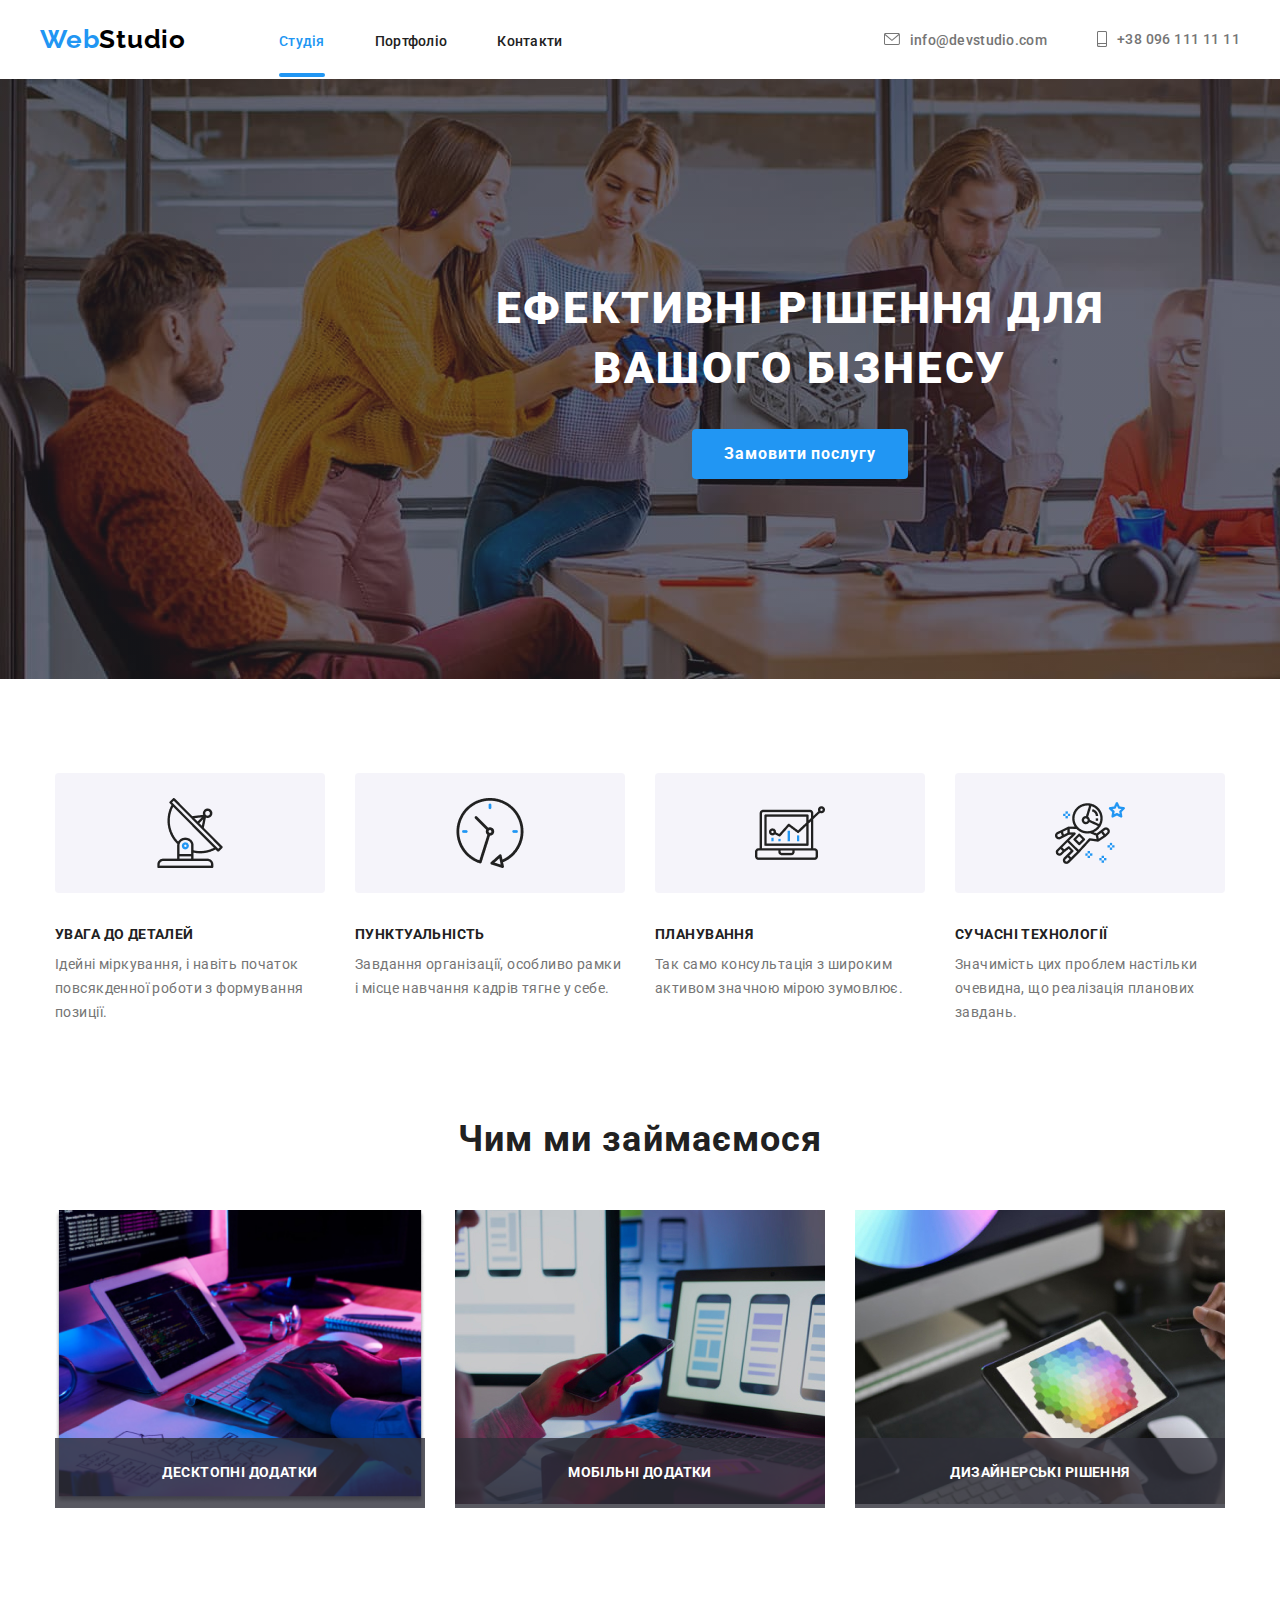
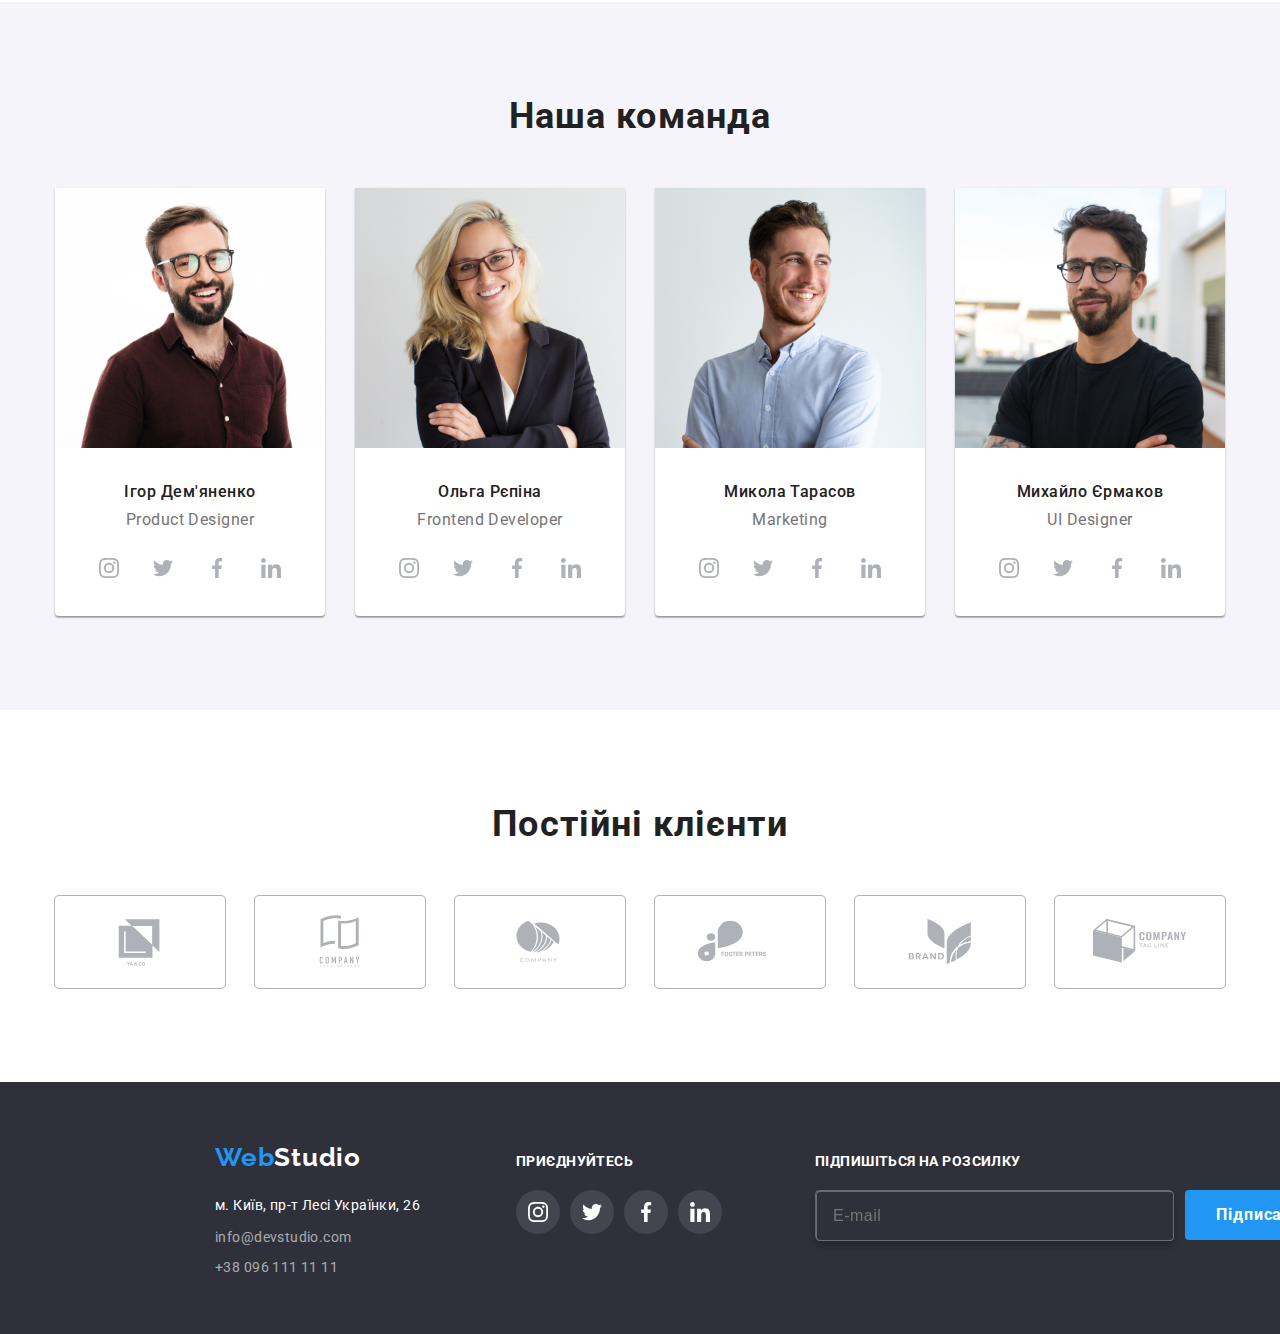
<file: index.html>
<!DOCTYPE html>
<html lang="uk">
<head>
    <meta charset="UTF-8">
    <meta http-equiv="X-UA-Compatible" content="IE=edge">
    <meta name="viewport" content="width=headre, initial-scale=1.0">
    <link rel="stylesheet" href="./css/styles.css">
    <title>Студія</title>
    <link rel="preconnect" href="https://fonts.googleapis.com">
<link rel="preconnect" href="https://fonts.gstatic.com" crossorigin>
<link href="https://fonts.googleapis.com/css2?family=Raleway:wght@700&family=Roboto:wght@400;500;700;900&display=swap" rel="stylesheet">

</head>
<body> 
                <!-------------- header ---------------->
    <header class="header-main"> 
        <div class="header-container">
                <a href="./index.html" class="logo-header">
                Web<span class="studio">Studio</span></a> 
            <nav class="frame-line">
                <ul class="site-nav">    <!-- ul список-->
                    <div class="hookup">
                        <li><a href="./index.html"
                            class="list-html hookup current">Студія</a></li>
                    </div>
                    <div class="hookup">
                        <li><a href="./портфоліо.html"
                            class="block hookup">Портфоліо</a></li>
                    </div> 
                    <div class="hookup">
                        <li><a href="#блок2"
                            class="block hookup">Контакти</a></li>
                    </div>
                </ul>
            </nav>

            <!-------------- header-contact ---------------->
            <div class="header-contact">
                <ul class="form">
                    <div class="hookup apple">
                        <svg class="number-icon" width="16" height="12">
                            <use href="./img/icon.svg#icon-envelope"></use>
                            </svg>
                            <li><a href="mailto:" class="email-label current">info@devstudio.com
                            </a></li>
                    </div>
                    <div class="hookup apple">
                        <svg class="number-icon" width="10" height="16">
                        <use href="./img/icon.svg#icon-smartphone"></use>
                        </svg>
                        <li><a href="tel:+380961111111" class="number">+38 096 111 11 11
                        </a></li>
                    </div>
                </ul>
            </div>
        </div>
    </header>

    <main>         
                     <!-------------- main ---------------->
        <section class="main-head"> 
            <div class="main-container">
                <h1 class="section-main">Ефективні рішення для <br>
                    вашого бізнесу</h1>
                <button class="button-main" type="button" data-modal-open>Замовити послугу</button>
            </div>
        </section>



        <!--onClick='location.href="./модальне вікно.html"'-->

                    <!------------- descrip ------------------->
        <section class="descrip-section"> 
            <div class="main-container entrance">
                <h2 class="visually-hidden">Галерея</h2> 
                <ul class="descrip-list">    
                    <li class="title-descrip icon-mobile">
                        <h3 class="title">УВАГА ДО ДЕТАЛЕЙ</h3>
                        <p class="text">Ідейні міркування, і навіть початок<br>
                        повсякденної роботи з формування<br>
                        позиції.</p> 
                    </li>
                    <li class="title-descrip icon-clock">
                        <h3 class="title">ПУНКТУАЛЬНІСТЬ</h3>
                        <p class="text">Завдання організації, особливо рамки<br>
                        і місце навчання кадрів тягне у себе.</p> 
                    </li>
                    <li class="title-descrip icon-diagram">
                        <h3 class="title">ПЛАНУВАННЯ</h3>
                        <p class="text">Так само консультація з широким<br> 
                        активом значною мірою зумовлює.</p>  
                    </li>
                    <li class="title-descrip icon-astronaut">
                        <h3 class="title">СУЧАСНІ ТЕХНОЛОГІЇ</h3>
                        <p class="text">Значимість цих проблем настільки<br> 
                        очевидна, що реалізація планових<br>
                        завдань.</p> 
                    </li>    
                </ul>
            </div>
        </section>


                     <!----------- section-foto --------------->
        <section class="foto-section">  
            <div class="main-container">
                <h2 class="title-img">Чим ми займаємося</h2>
                <ul class="foto-list">    <!-- ul список-->
                    <li class="dest">
                        <div class="annex-des">
                            <img src="./img/комп_1.jpg" alt="комп_1" width="370" height="294">
                            <p class="annex-text">Десктопні додатки</p>
                        </div>
                    </li>
                    <li class="dest">
                        <div class="annex-des">
                            <img src="./img/комп_2.jpg" alt="комп_2" width="370" height="294">
                            <p class="annex-text">Мобільні додатки</p>
                        </div>
                    </li>
                    <li class="dest">
                        <div class="annex-des">
                            <img src="./img/комп_3.jpg" alt="комп_3" width="370" height="294">
                            <p class="annex-text">Дизайнерські рішення</p>
                        </div>
                    </li>
                </ul>
            </div>
        </section>
        
                            <!----------------- team -------------------->
        <section class="team-section hue">   
            <div class="main-container">
                <h2 class="team-basic">Наша команда</h2>
                <ul class="team-list">    <!-- ul список-->
                <li class="team-person">
                    <img src="./img/команда1.jpg" alt="команда1" width="270" height="260">
                    <div class="text-team">
                        <h3 class="first-name">Ігор Дем'яненко</h3>
                        <p class="profession">Product Designer</p>
                        <ul class="barbers-cos-list list">
                            <li class="barbers-cos-item fing">
                                <a href="" class="barbers-cos-link">
                                    <svg class="barbers-cos-icon" width="20" height="20">
                                    <use href="./img/icon.svg#icon-instagram"></use>
                                  </svg>
                                </a>
                            </li>
                            <li class="barbers-cos-item">
                                <a href="" class="barbers-cos-link">
                                    <svg class="barbers-cos-icon" width="20" height="20">
                                    <use href="./img/icon.svg#icon-twitter"></use>
                                    </svg>                                 
                                </a>
                            </li>
                            <li class="barbers-cos-item">
                                <a href="" class="barbers-cos-link">
                                    <svg class="barbers-cos-icon" width="20" height="20">
                                    <use href="./img/icon.svg#icon-facebook"></use>
                                    </svg>
                                </a>
                            </li>
                            <li class="barbers-cos-item">
                                <a href="" class="barbers-cos-link">
                                    <svg class="barbers-cos-icon" width="20" height="20">
                                    <use href="./img/icon.svg#icon-linkedin"></use>
                                    </svg>
                                </a>
                            </li>
                        </ul>
                    </div>             
                </li>
                <li class="team-person">
                    <img src="./img/команда2.jpg" alt="команда2" width="270" height="260">
                    <div class="text-team">
                        <h3 class="first-name">Ольга Рєпіна</h3>
                        <p class="profession">Frontend Developer</p>
                        <ul class="barbers-cos-list list">
                            <li class="barbers-cos-item">
                                <a href="" class="barbers-cos-link">
                                    <svg class="barbers-cos-icon" width="20" height="20">
                                    <use href="./img/icon.svg#icon-instagram"></use>
                                  </svg>
                                </a>
                            </li>
                            <li class="barbers-cos-item">
                                <a href="" class="barbers-cos-link">
                                    <svg class="barbers-cos-icon" width="20" height="20">
                                    <use href="./img/icon.svg#icon-twitter"></use>
                                    </svg>                                 
                                </a>
                            </li>
                            <li class="barbers-cos-item">
                                <a href="" class="barbers-cos-link">
                                    <svg class="barbers-cos-icon" width="20" height="20">
                                    <use href="./img/icon.svg#icon-facebook"></use>
                                    </svg>
                                </a>
                            </li>
                            <li class="barbers-cos-item">
                                <a href="" class="barbers-cos-link">
                                    <svg class="barbers-cos-icon" width="20" height="20">
                                    <use href="./img/icon.svg#icon-linkedin"></use>
                                    </svg>
                                </a>
                            </li>
                        </ul>
                    </div>
                </li>
                <li class="team-person">
                    <img src="./img/команда3.jpg" alt="команда3" width="270" height="260">
                    <div class="text-team">
                        <h3 class="first-name">Микола Тарасов</h3>
                        <p class="profession">Marketing</p>
                        <ul class="barbers-cos-list list">
                            <li class="barbers-cos-item">
                                <a href="" class="barbers-cos-link">
                                    <svg class="barbers-cos-icon" width="20" height="20">
                                    <use href="./img/icon.svg#icon-instagram"></use>
                                  </svg>
                                </a>
                            </li>
                            <li class="barbers-cos-item">
                                <a href="" class="barbers-cos-link">
                                    <svg class="barbers-cos-icon" width="20" height="20">
                                    <use href="./img/icon.svg#icon-twitter"></use>
                                    </svg>                                 
                                </a>
                            </li>
                            <li class="barbers-cos-item">
                                <a href="" class="barbers-cos-link">
                                    <svg class="barbers-cos-icon" width="20" height="20">
                                    <use href="./img/icon.svg#icon-facebook"></use>
                                    </svg>
                                </a>
                            </li>
                            <li class="barbers-cos-item">
                                <a href="" class="barbers-cos-link">
                                    <svg class="barbers-cos-icon" width="20" height="20">
                                    <use href="./img/icon.svg#icon-linkedin"></use>
                                    </svg>
                                </a>
                            </li>
                        </ul>
                    </div>
                </li>
                <li class="team-person">
                    <img src="./img/команда4.jpg" alt="команда4" width="270" height="260">
                    <div class="text-team">
                        <h3 class="first-name">Михайло Єрмаков</h3>
                        <p class="profession">UI Designer</p>
                        <ul class="barbers-cos-list list">
                            <li class="barbers-cos-item">
                                <a href="" class="barbers-cos-link">
                                    <svg class="barbers-cos-icon" width="20" height="20">
                                    <use href="./img/icon.svg#icon-instagram"></use>
                                  </svg>
                                </a>
                            </li>
                            <li class="barbers-cos-item">
                                <a href="" class="barbers-cos-link">
                                    <svg class="barbers-cos-icon" width="20" height="20">
                                    <use href="./img/icon.svg#icon-twitter"></use>
                                    </svg>                                 
                                </a>
                            </li>
                            <li class="barbers-cos-item">
                                <a href="" class="barbers-cos-link">
                                    <svg class="barbers-cos-icon" width="20" height="20">
                                    <use href="./img/icon.svg#icon-facebook"></use>
                                    </svg>
                                </a>
                            </li>
                            <li class="barbers-cos-item">
                                <a href="" class="barbers-cos-link">
                                    <svg class="barbers-cos-icon" width="20" height="20">
                                    <use href="./img/icon.svg#icon-linkedin"></use>
                                    </svg>
                                </a>
                            </li>
                        </ul> 
                    </div>
                </li>    
                </ul>
            </div>
        </section>
                        <!--------------- client-section ------------------->
        <section class="client-section"> 
            <div class="main-container">
                <h2 class="client-link">Постійні клієнти</h2> 
                <ul class="client-list list">      
                    <li class="client-item clients">
                        <a href="" class="client-cos-link">
                            <svg class="client-icon" width="106" height="60">
                            <use href="./img/icon.svg#icon-Logo"></use>
                            </svg>
                        </a>
                    </li>
                    <li class="client-item clients">
                        <a href="" class="client-cos-link">
                            <svg class="client-icon" width="106" height="60">
                            <use href="./img/icon.svg#icon-Logo-1"></use>
                            </svg>                                 
                        </a>
                    </li>
                    <li class="client-item clients">
                        <a href="" class="client-cos-link">
                            <svg class="client-icon" width="106" height="60">
                            <use href="./img/icon.svg#icon-Logo-2"></use>
                            </svg>
                        </a>
                    </li>
                    <li class="client-item clients four-fing">
                        <a href="" class="client-cos-link">
                            <svg class="client-icon" width="106" height="60"">
                            <use href="./img/icon.svg#icon-Logo-3"></use>
                            </svg>
                        </a>
                    </li>
                    <li class="client-item clients">
                        <a href="" class="client-cos-link">
                            <svg class="client-icon" width="106" height="60"">
                            <use href="./img/icon.svg#icon-Logo-4"></use>
                            </svg>
                        </a>
                    </li>
                    <li class="client-item clients">
                        <a href="" class="client-cos-link">
                            <svg class="client-icon" width="106" height="60"">
                            <use href="./img/icon.svg#icon-Logo-5"></use>
                            </svg>
                        </a>
                    </li>
                </ul>    
            </div>
        </section>

    </main>
                     <!--------------- footer ---------------->
    <footer class="footer-section date">    
        <div class="footer-envelope">
            <div class="address-container">
                <a href="./index.html" class="logo-footer">
                Web<span class="logo-web">Studio</span></a>  
                <address class="address-picture">        
                <a href="https://goo.gl/maps/kxmiB2aWY7ckn5UL8"
                    target="_blank" rel="noopener noreferrer nofollow"
                    class="footer-address address-size"
                    >м. Київ, пр-т Лесі Українки, 26</a>
                <ul>
                    <li class="address-size">
                        <a href="mailto:info@devstudio.com"
                        class="item-footer">info@devstudio.com</a></li>
                    <li class="address-tel">
                        <a href="tel:+380961111111"
                        class="item-footer">+38 096 111 11 11</a></li>            
                </ul>
                </address>
            </div>

                            <!------   links-container   ------->
            <div class="links-container">
                <h3 class="header-links come">ПРИЄДНУЙТЕСЬ</h3>
                <ul class="links-list">
                    <li class="links-item">
                        <a href="" class="links-cos-link">
                            <svg class="links-cos-icon" width="20" height="20">
                            <use href="./img/icon.svg#icon-instagram"></use>
                            </svg>                                 
                        </a>
                    </li>
                    <li class="links-item">
                        <a href="" class="links-cos-link">
                            <svg class="links-cos-icon" width="20" height="20">
                            <use href="./img/icon.svg#icon-twitter"></use>
                            </svg>
                        </a>
                    </li>
                    <li class="links-item">
                        <a href="" class="links-cos-link">
                            <svg class="links-cos-icon" width="20" height="20">
                            <use href="./img/icon.svg#icon-facebook"></use>
                            </svg>                                 
                        </a>
                    </li>
                    <li class="links-item">
                        <a href="" class="links-cos-link">
                            <svg class="links-cos-icon" width="20" height="20">
                            <use href="./img/icon.svg#icon-linkedin"></use>
                            </svg>                                 
                        </a>
                    </li>
                </ul>
            </div>

                            <!-------  mailing ------->
            <div class="mailing">
                <h3 class="maining-header maining-come">Підпишіться на розсилку</h3>
                <div class="mailing-container">
                    <div class="mailing-field">
                        <label for="user-name-mailing" class="input-label-sss">
                            <div class="mailing-wrap">
                                <input type="text-mailing" 
                                name="user-name-mailing" 
                                class="modal-input-sss" 
                                placeholder="E-mail"
                                maxlength="10"
                                required
                                id="user-name-mailing"
                                />
                            </div>
                        </label>
                    </div>
                    <button class="button-mailing" type="button">Підписатися
                        <svg class="links-mailing" width="24" height="24">
                        <use href="./img/icon.svg#icon-icon-send"></use>
                        </svg>
                    </button>     
                </div>
            </div>
        </div>
    </footer>


    <div class="backdrop is-hidden" data-modal>
        <div class="modal">
            <button class="modal-close" type="button" data-modal-close>
                <svg class="modal-close-icon" width="18" height="18">
                <use href="./img/icon.svg#icon-close"></use>
                </svg>
            </button>
            <p class="modal-title">Залиште свої дані, ми вам передзвонимо</p>
            
            <form class="modal-form">
                <div class="modal-field">
                    <label for="user-name" class="input-label"><span>Ім'я</span>
                        <div class="input-wrap">
                                <input type="text" 
                                name="user-name" 
                                class="modal-input" 
                                placeholder="Введіть імя"
                                maxlength="10"
                                required
                                id="user-name"
                                />
                            <svg class="modal-input-icon" width="18" height="18">
                            <use href="./img/icon.svg#icon-person"></use>
                            </svg>
                        </div>
                        </label>
                </div>
                <div class="modal-field">
                    <label for="user-tel" class="input-label"><span>Телефон</span>
                        <div class="input-wrap">
                            <input type="tel" 
                            name="user-tel" 
                            class="modal-input" 
                            placeholder="Введіть телефон"
                            maxlength="10"
                            required
                            id="user-tel"
                            />
                            <svg class="modal-input-icon" width="18" height="18">
                            <use href="./img/icon.svg#icon-phone"></use>
                            </svg>
                        </div>
                        </label>
                </div>
                <div class="modal-field">
                    <label for="user-email" class="input-label"><span>Пошта</span>
                        <div class="input-wrap">
                            <input type="email" 
                            name="user-email" 
                            class="modal-input" 
                            placeholder="Введіть пошту"
                            maxlength="10"
                            required
                            id="user-tel"
                            />
                            <svg class="modal-input-icon" width="18" height="18">
                            <use href="./img/icon.svg#icon-email"></use>
                            </svg>
                        </div>
                        </label>
                </div>
    
                <div class="modal-field">
                    <label for="user-comment" class="input-label"><span>Коментар</span>
                        <textarea 
                        name="user-comment" 
                        id="user-comment" 
                        class="modal-text"
                        placeholder="Введіть текст"
                        ></textarea>
                        </label>
                </div>

                <!--
                <div>
                    <p>size</p>
                    <label for="big">Big</label>
                    <input type="checkbox" disabled name="big" id="big">
                    <label for="small">Small</label>
                    <input type="checkbox" name="small" id="small">
                </div>
                -->


                <div class="modal-field-comment">
                    <input type="checkbox"  
                        name="privacy" 
                        id="privacy" 
                        class="input-check visually-hidden">
                    <label for="privacy" class="check-text">
                    <span>
                        <svg class="check-icon" width="16" height="15">
                        <use href="./img/icon.svg#icon-Vector"></use>
                        </svg>
                    </span>
                    Погоджуюся з розсилкою та приймаю <a class="none" href="#">Умови договору</a></label>
                </div>
                
                <button class="button-send" type="submit">Відправити</button>

            </form>
        </div>
    </div>
    <script src="./js/modal.js"></script>
</body>
</html>
</file>
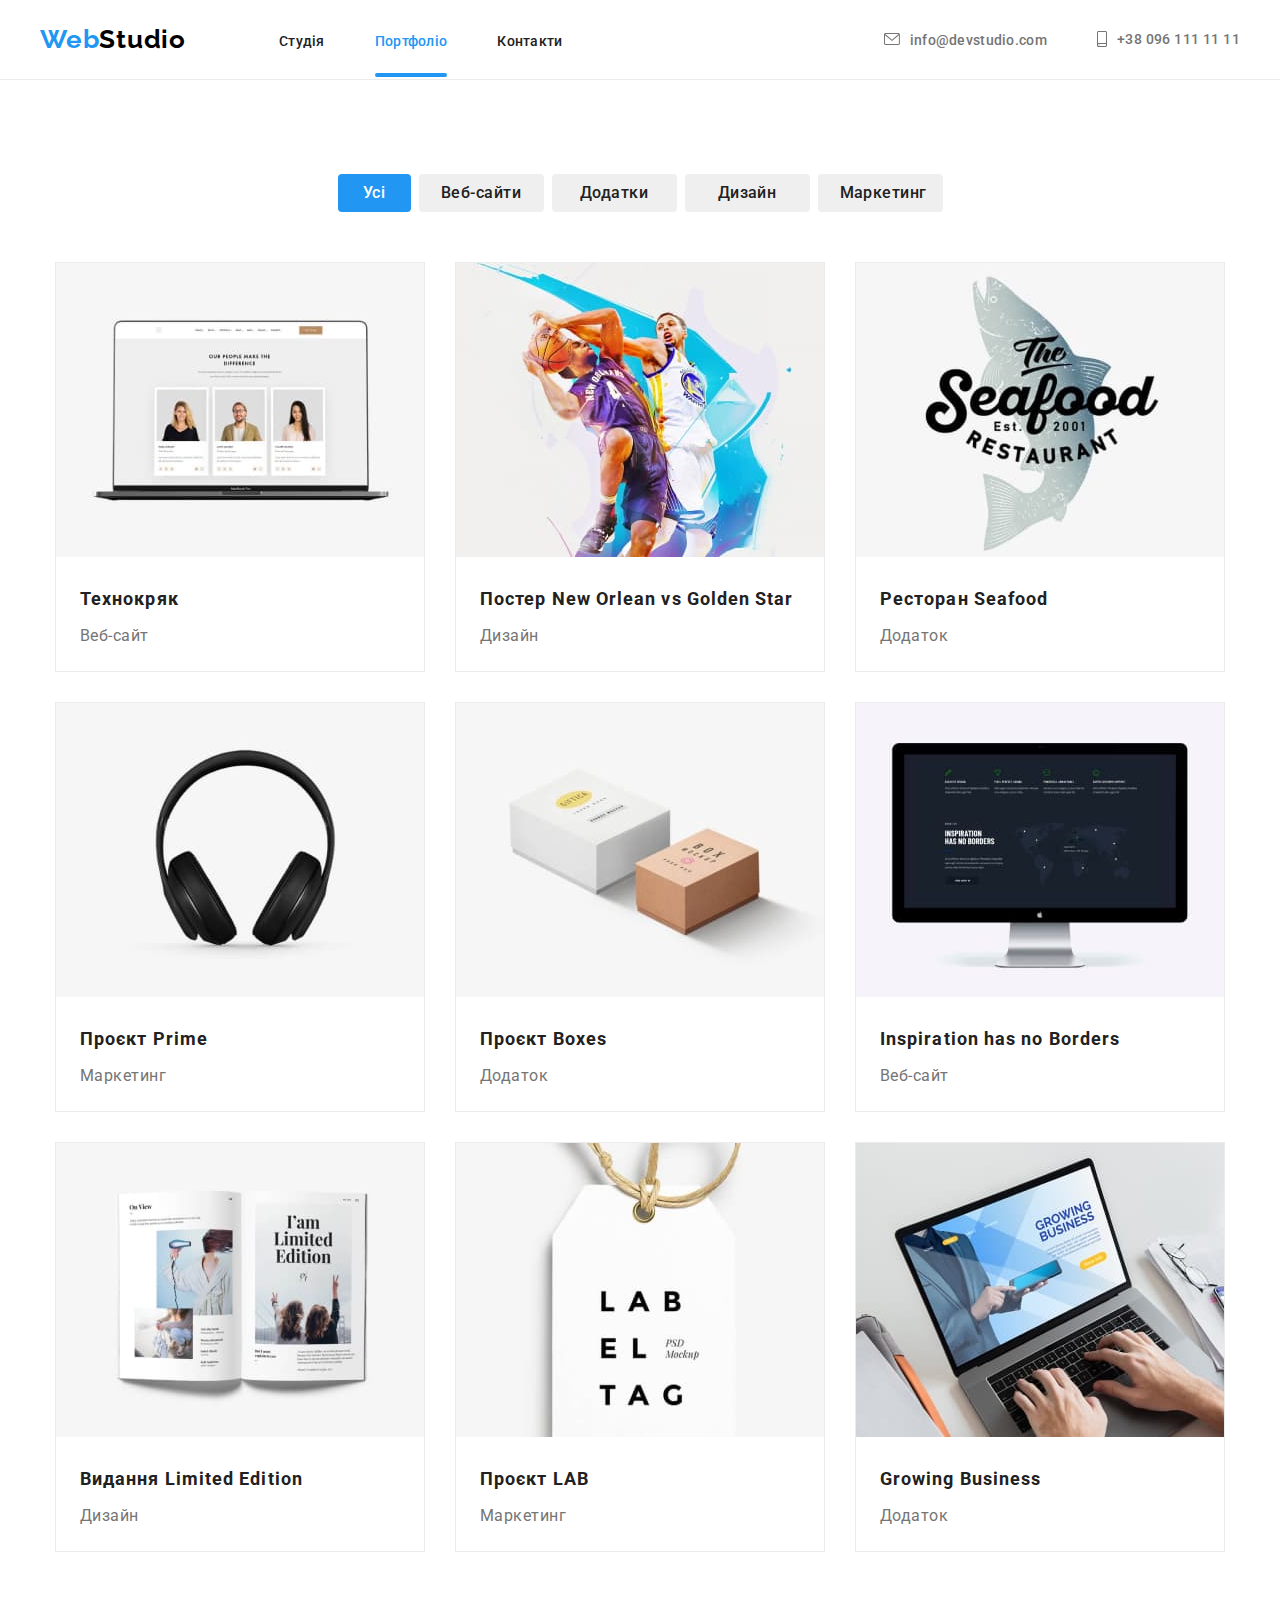
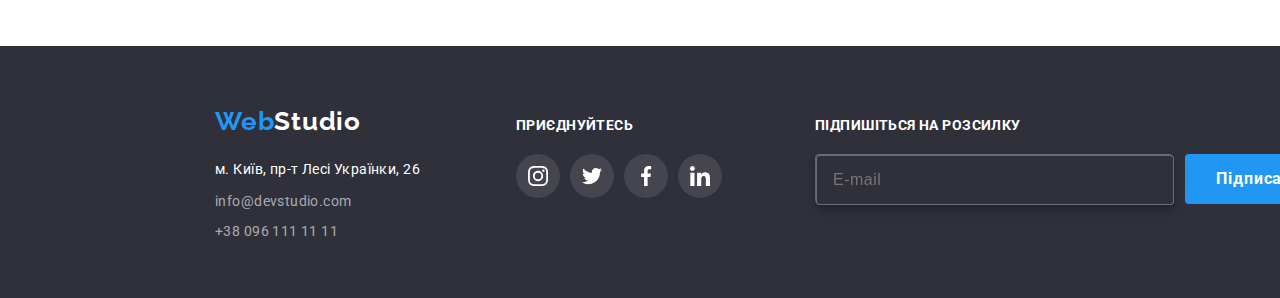
<file: портфоліо.html>
<!DOCTYPE html>
<html lang="en">
<head>
    <meta charset="UTF-8">
    <meta http-equiv="X-UA-Compatible" content="IE=edge">
    <meta name="viewport" content="width=h, initial-scale=1.0">
    <link rel="stylesheet" href="./css/styles.css">
    <title>Портфоліо</title>
    <link rel="preconnect" href="https://fonts.googleapis.com">
<link rel="preconnect" href="https://fonts.gstatic.com" crossorigin>
<link href="https://fonts.googleapis.com/css2?family=Raleway:wght@700&family=Roboto:wght@400;500;700;900&display=swap" rel="stylesheet">

</head>
<body>  <!-- header-->
    <header class="line"> 
        <div class="header-container">
            <a href="./index.html" class="logo-header">
            Web<span class="studio">Studio</span></a> 
            <nav class="frame-line">
                <ul class="site-nav">    <!-- ul список-->
                    <div class="hookup">
                        <li><a href="./index.html"
                            class="block hookup">Студія</a></li>  <!-- li елемент списку-->
                    </div>
                    <div class="hookup">
                        <li><a href="./портфоліо.html"
                            class="list-html-label hookup current">Портфоліо</a></li>
                    </div>
                    <div class="hookup">
                        <li><a href="#блок2"
                            class="block hookup">Контакти</a></li>
                    </div>
                </ul>
            </nav>
            <div class="header-contact">
                <ul class="form">
                    <div class="hookup apple">
                        <svg class="number-icon" width="16" height="12">
                            <use href="./img/icon.svg#icon-envelope"></use>
                            </svg>
                            <li><a href="mailto:" class="email-label current">info@devstudio.com
                            </a></li>
                    </div>
                    <div class="hookup apple">
                        <svg class="number-icon" width="10" height="16">
                        <use href="./img/icon.svg#icon-smartphone"></use>
                        </svg>
                        <li><a href="tel:+380961111111" class="number">+38 096 111 11 11
                        </a></li>
                    </div>
                </ul>
            </div>
        </div>
    </header>

    <main>
                     <!------- section-portfolio -------> 
        <section class="section-portfolio">           
            <div class="container-portfolio">
                <ul class="button-roster">
                    <li><button type="button" class="button-head rectangle five-fing">Усі</button></li>
                    <li><button type="button" class="button-portfolio rectangle">Веб-сайти</button></li>
                    <li><button type="button" class="button-portfolio rectangle">Додатки</button></li>
                    <li><button type="button" class="button-portfolio rectangle">Дизайн</button></li>
                    <li><button type="button" class="button-portfolio rectangle">Маркетинг</button></li>
                </ul>

                      <!-------- foto-wrap --------->      
                <ul class="foto-wrap">      
                    <li class="foto-item">
                        <div class="top-text-wrap">
                            <img src="./img/project1.jpg" alt="project1" width="370" height="294">
                        <p class="top-text">
                            Ресурс пропонує комплексні пропозиції з різним рівнем функціоналу 
                            та сервісів. Все це дозволить відвідувачу отримати вичерпні 
                            відомості про компанію чи приватну особу.
                        </p>
                        </div>
                        <div class="text-frame">
                            <h3 class="project-name">Технокряк</h3>
                            <p class="descr">Веб-сайт</p>
                        </div>
                    </li>
                    <li class="foto-item">
                        <div class="top-text-wrap">
                            <img src="./img/project2.jpg" alt="project2" width="370" height="294">
                        <p class="top-text">
                            Ресурс пропонує комплексні пропозиції з різним рівнем функціоналу 
                            та сервісів. Все це дозволить відвідувачу отримати вичерпні 
                            відомості про компанію чи приватну особу.
                        </p>
                        </div>
                        <div class="text-frame">
                            <h3 class="project-name">Постер New Orlean vs Golden Star</h3>
                            <p class="descr">Дизайн</p>
                        </div>  
                    </li>
                    <li class="foto-item">
                        <div class="top-text-wrap">
                            <img src="./img/project3.jpg" alt="project3" width="370" height="294">
                        <p class="top-text">
                            Ресурс пропонує комплексні пропозиції з різним рівнем функціоналу 
                            та сервісів. Все це дозволить відвідувачу отримати вичерпні 
                            відомості про компанію чи приватну особу.
                        </p>
                        </div>
                        <div class="text-frame">
                            <h3 class="project-name">Ресторан Seafood</h3>
                            <p class="descr">Додаток</p>
                        </div>
                    </li>                   
                    <li class="foto-item">
                        <div class="top-text-wrap">
                            <img src="./img/project4.jpg" alt="project4" width="370" height="294">
                        <p class="top-text">
                            Ресурс пропонує комплексні пропозиції з різним рівнем функціоналу 
                            та сервісів. Все це дозволить відвідувачу отримати вичерпні 
                            відомості про компанію чи приватну особу.
                        </p>
                        </div>
                        <div class="text-frame">
                            <h3 class="project-name">Проєкт Prime</h3>
                            <p class="descr">Маркетинг</p>
                        </div>
                    </li>
                    <li class="foto-item">
                        <div class="top-text-wrap">
                            <img src="./img/project5.jpg" alt="project5" width="370" height="294">
                        <p class="top-text">
                            Ресурс пропонує комплексні пропозиції з різним рівнем функціоналу 
                            та сервісів. Все це дозволить відвідувачу отримати вичерпні 
                            відомості про компанію чи приватну особу.
                        </p>
                        </div>
                        <div class="text-frame">
                            <h3 class="project-name">Проєкт Boxes</h3>
                            <p class="descr">Додаток</p>
                        </div>
                    </li>
                    <li class="foto-item">
                        <div class="top-text-wrap">
                            <img src="./img/project6.jpg" alt="project6" width="370" height="294">
                        <p class="top-text">
                            Ресурс пропонує комплексні пропозиції з різним рівнем функціоналу 
                            та сервісів. Все це дозволить відвідувачу отримати вичерпні 
                            відомості про компанію чи приватну особу.
                        </p>
                        </div>
                        <div class="text-frame">
                            <h3 class="project-name">Inspiration has no Borders</h3>
                            <p class="descr">Веб-сайт</p>
                        </div>
                    </li>
                    <li class="foto-item">
                        <div class="top-text-wrap">
                            <img src="./img/project7.jpg" alt="project7" width="370" height="294">
                        <p class="top-text">
                            Ресурс пропонує комплексні пропозиції з різним рівнем функціоналу 
                            та сервісів. Все це дозволить відвідувачу отримати вичерпні 
                            відомості про компанію чи приватну особу.
                        </p>
                        </div>
                        <div class="text-frame">
                            <h3 class="project-name">Видання Limited Edition</h3>
                            <p class="descr">Дизайн</p>
                        </div>
                    </li>
                    <li class="foto-item">
                        <div class="top-text-wrap">
                            <img src="./img/project8.jpg" alt="project8" width="370" height="294">
                        <p class="top-text">
                            Ресурс пропонує комплексні пропозиції з різним рівнем функціоналу 
                            та сервісів. Все це дозволить відвідувачу отримати вичерпні 
                            відомості про компанію чи приватну особу.
                        </p>
                        </div>
                        <div class="text-frame">
                            <h3 class="project-name">Проєкт LAB</h3>
                            <p class="descr">Маркетинг</p>
                        </div>
                    </li>
                    <li class="foto-item">
                        <div class="top-text-wrap">
                            <img src="./img/project9.jpg" alt="project9" width="370" height="294">
                        <p class="top-text">
                            Ресурс пропонує комплексні пропозиції з різним рівнем функціоналу 
                            та сервісів. Все це дозволить відвідувачу отримати вичерпні 
                            відомості про компанію чи приватну особу.
                        </p>
                        </div>
                        <div class="text-frame">
                            <h3 class="project-name">Growing Business</h3>
                            <p class="descr">Додаток</p>
                        </div>
                    </li>
                </ul>
            </div>
        </section>
    </main>

                <!--------------- footer ---------------->
    <footer class="footer-section date">    
        <div class="footer-envelope">
            <div class="address-container">
                <a href="./index.html" class="logo-footer">
                Web<span class="logo-web">Studio</span></a>     
                
                <address class="address-picture">        
                <a href="https://goo.gl/maps/kxmiB2aWY7ckn5UL8"
                    target="_blank" rel="noopener noreferrer nofollow"
                    class="footer-address address-size"
                    >м. Київ, пр-т Лесі Українки, 26</a>
                <ul>
                    <li class="address-size">
                        <a href="mailto:info@devstudio.com"
                        class="item-footer">info@devstudio.com</a></li>
                    <li class="address-tel">
                        <a href="tel:+380961111111"
                        class="item-footer">+38 096 111 11 11</a></li>            
                </ul>
                </address>
            </div>

                <!------   links-container   ------->
            <div class="links-container">
                <h3 class="header-links come">ПРИЄДНУЙТЕСЬ</h3>
                <ul class="links-list">
                    <li class="links-item">
                        <a href="" class="links-cos-link">
                            <svg class="links-cos-icon" width="20" height="20">
                            <use href="./img/icon.svg#icon-instagram"></use>
                            </svg>                                 
                        </a>
                    </li>
                    <li class="links-item">
                        <a href="" class="links-cos-link">
                            <svg class="links-cos-icon" width="20" height="20">
                            <use href="./img/icon.svg#icon-twitter"></use>
                            </svg>
                        </a>
                    </li>
                    <li class="links-item">
                        <a href="" class="links-cos-link">
                            <svg class="links-cos-icon" width="20" height="20">
                            <use href="./img/icon.svg#icon-facebook"></use>
                            </svg>                                 
                        </a>
                    </li>
                    <li class="links-item">
                        <a href="" class="links-cos-link">
                            <svg class="links-cos-icon" width="20" height="20">
                            <use href="./img/icon.svg#icon-linkedin"></use>
                            </svg>                                 
                        </a>
                    </li>
                </ul>
            </div>

                <!-------  mailing ------->
                <div class="mailing">
                <h3 class="maining-header maining-come">Підпишіться на розсилку</h3>
                <div class="mailing-container">
                    <div class="mailing-field">
                        <label for="user-name-mailing" class="input-label-sss">
                            <div class="mailing-wrap">
                                <input type="text-mailing" 
                                name="user-name-mailing" 
                                class="modal-input-sss" 
                                placeholder="E-mail"
                                maxlength="10"
                                required
                                id="user-name-mailing"
                                />
                            </div>
                        </label>
                    </div>
                    <button class="button-mailing" type="button">Підписатися
                        <svg class="links-mailing" width="24" height="24">
                        <use href="./img/icon.svg#icon-icon-send"></use>
                        </svg>
                    </button>     
                </div>
            </div>
        </div>
    </footer>
</body>
</html>
</file>
<file: css/styles.css>
/* колір осн. текста   #212121 */
/* допоміж. колір текста  #757575 */
/* білий   #FFFFFF */
/* акцент   #2196F3 */
/* втор. колір фона #F5F5F5 */

/* var - функція в css  */

:root {
    --primary-text-color: #757575; /* всі шріфти чорні */
    --title-text-color: #212121;
    --accent-color: #2196F3;
    --white-color: #FFFFFF;
    --primary-white-color: #F5F5F5;
}

body{
    /*background-color: #FFFFFF; */ /* фон документа */
    /*background-color: var(--primary-white-color);*/
    color: var(--primary-text-color); 
    font-family: 'Roboto';
} 

/* селектор потомка (всі ссилки а)*/
* {
    margin: 0;  /* cбросити відступи до "0" */
    padding: 0; 
    box-sizing: border-box; /*щоб padding не збільш. , а звужували весь контент всередину*/
}

ul{
    list-style: none; /* видалить всі точки перед словами */
}

@keyframes rotator {
    0% {
    transform: rotate(0);
    }

    100% {
    transform: rotate(360deg);
    }
}


/*  ------------------  header  -----------------------*/

.header-main {
    padding-top: 24px;
    padding-bottom: 24px;
}

.line {
    border-bottom: 1px solid #ECECEC; /* робить лінію під контентом */
    padding-top: 24px;
    padding-bottom: 24px;
}

.header-container {
    width: 1200px;
    padding-left: 0;
    padding-right: 0;
    /*height: 80px; */      /* якщо padding то висота не потрібна */
    margin: 0 auto;
    display: flex;
    align-items: center;    /* вирівнюємо по центру текст */
    /*justify-content: space-between; /* розтягує по ширині */
}

.logo-header{
    font-family: 'Raleway';
    font-weight: 700;
    font-size: 26px;
    line-height: 1.19;
    letter-spacing: 0.03em;
    color: var(--accent-color);
    text-decoration: none;
}

.logo-header:focus {
    color: var(--accent-color);
    background-color: inherit;
    outline: 0;
}

.studio{
    color: #000000;
}


.frame-line {
    margin-left: 93px;
}

.site-nav {
    width: 281px;
    height: 16px;
    display: flex;
    gap: 50px;
}

.list-html.current { 
    font-weight: 500;
    font-size: 14px;
    line-height: 1.14;
    letter-spacing: 0.02em;
    color: var(--accent-color);
    text-decoration: none;
    position: relative;
} 


.list-html.current::after {
    content: '';
    position: absolute;
    display: block;
    width: 100%;
    height: 4px;
    background-color: var(--accent-color);
    border-radius: 2px;
    left: 0;
    bottom: -28px;
}

.list-html-label.current {
    font-weight: 500;
    font-size: 14px;
    line-height: 1.14;
    letter-spacing: 0.02em;
    color: var(--accent-color);
    text-decoration: none;
    position: relative;
}

.list-html-label:focus {
    color: var(--accent-color);
    background-color: inherit;
    outline: 0;
}

.list-html-label:hover {  
    color: var(--title-text-color);
} 

.list-html-label::after {
    content: '';
    position: absolute;
    display: block;
    width: 100%;
    height: 4px;
    background-color: var(--accent-color);
    border-radius: 2px;
    left: 0;
    bottom: -28px;
}

/*.list-html::after {
    content: '';
    display: inline-block;
    width: 45px;
    height: 16px;
    background-image: url(../img/finger\ 1.png);
    background-size: 16px 16px;
    background-repeat: no-repeat;
    background-position: right;
}*/

.block{
    font-weight: 500;
    font-size: 14px;
    line-height: 1.14;
    letter-spacing: 0.02em;
    text-decoration: none;
}

/*.barbers-cos-link:hover .barbers-cos-icon,
.barbers-cos-link:focus .barbers-cos-icon {
    fill: #FFFFFF;
}*/

.hookup {
    fill: currentColor;
    color: var(--title-text-color);
    transition: transform 700ms cubic-bezier(0.4, 0, 0.2, 1),
    background-color 700ms cubic-bezier(0.4, 0, 0.2, 1),
    box-shadow 700ms cubic-bezier(0.4, 0, 0.2, 1),
    color 700ms cubic-bezier(0.4, 0, 0.2, 1);
 }
 
 .hookup:hover,
 .hookup:focus {
    outline: 0;
    transform: scale(1.7);
    background-color: var(--white-color); 
    box-shadow: 2px 2px 2px rgb(228, 38, 203);
    color: var(--accent-color);
 }







        /* ---------  header-contact  ---------- */


.header-contact {
    margin-left: auto;
}

.form {
    display: flex;
    margin-right: 0;
    height: 16px;
}


/*.email::after {
    content: '';
    display: block;
    width: 161px;
    height: 16px;
    background-image: url(../img/finger\ 1.png);
    background-repeat: no-repeat;
    background-position: left;
    background-position: 55px;
    margin-right: 30px;
}*/

.email-label {
    font-weight: 500;
    font-size: 14px;
    line-height: 1.14;
    letter-spacing: 0.02em;
    color: var(--primary-text-color);
    text-decoration: none;          /* прибрати підкреслення */
    margin-right: 50px;
    transition: color 700ms cubic-bezier(0.4, 0, 0.2, 1);
}

.email-label:hover,
.email-label:focus {
    color: var(--accent-color);
    outline: 0;
}

.apple {
    display: flex;
    align-items: center;
    justify-content: center;
    color: var(--primary-text-color);
}

.apple:hover {
    color: var(--accent-color);
}

.number-icon {
    fill: currentColor;
    margin-right: 10px;
}

.number{
    font-weight: 500;
    font-size: 14px;
    line-height: 1.71;
    letter-spacing: 0.03em;
    color: var(--primary-text-color);
    text-decoration: none;      
    display: flex;
    align-items: center;
    transition: color 700ms cubic-bezier(0.4, 0, 0.2, 1);
}

.number:hover,
.number:focus,
.number-icon:hover,
.number-icon:focus { 
    color: var(--accent-color);
    outline: 0;
}



/* -----------------  main  ---------------------- */

.main-head {
    width: 1600px;
    height: 600px;
    margin: 0 auto;   
    padding-top: 200px;
    padding-bottom: 200px;
    background-image: linear-gradient(
        rgba(47, 48, 58, 0.4), 
        rgba(47, 48, 58, 0.4)), url(../img/Img.jpg);
    background-repeat: no-repeat;
    background-position: center;
    background-size: cover;
}

.section-main {
    font-weight: 900;
    font-size: 44px;
    line-height: 1.36;
    text-align: center;
    letter-spacing: 0.06em;
    text-transform: uppercase;
    color: var(--white-color);
    margin-bottom: 30px;
}

                    /*селектор состояния (при наведенні) до всіх */
/*.section-main:hover { 
    color: orange;
}*/


/*селектор focus (при наведенні) до інтерактивних (кнопки, ссилки, елементи форми) */
/*селектор active (при натиснені) до інтерактивних (кнопки, ссилки, елементи форми) */
 /*селектор current (при наведенні (текущая страница)) до інтерактивних (кнопки, ссилки, елементи форми) */

/* .section-main:active { 
    color: rgb(255, 0, 0, 0.8);  
}  */

/* .section-main:current { 
    color: rgb(255, 0, 0, 0.8);  
}  */

/*  color: rgb(255, 0, 0, 0.8);  4 цифра - прозрачность в % */

.button-main {
    font-family: 'Roboto';
    font-weight: 700;
    font-size: 16px;
    line-height: 1.87;
    text-align: center;
    letter-spacing: 0.06em;
    background-color: var(--accent-color);
    color: var(--white-color);
    border-radius: 4px;
    width: 216px;
    height: 50px;
    display: block;
    margin: 0 auto;
    border: 0;
}





/* -------------------- descrip ----------------------- */
                /*прихований заголовок*/
                
.descrip-section {
    padding-top: 94px;
}

.main-container {
    width: 1200px;
    padding-left: 15px;
    padding-right: 15px;
    margin: 0 auto;         
}

.entrance {
    padding-bottom: 0;
}

.visually-hidden{
    position: absolute;
    white-space: nowrap;
    width: 1px;
    height: 1px;
    overflow: hidden;
    border: 0;
    padding: 0;
    clip: rect(0 0 0 0);
    clip-path: inset(50%);
    margin: -1px;
}

.descrip-list {
    display: flex;
    gap: 30px;
}

.title-descrip {
    width: 270px;
}

.title-descrip::before {
    display: inline-block;
    content: '';
    width: 270px;
    height: 120px;
    background-size: 70px 70px;
    background-repeat: no-repeat;
    background-position: center;
    background-color: #F5F4FA;
} 

.icon-mobile::before {
    background-image: url('../img/antenna\ 1.png');
    border-radius: 4px;
    margin-bottom: 30px;
}

.icon-clock::before {
    background-image: url('../img/clock\ 1.png');
    border-radius: 4px;
    margin-bottom: 30px;
}

.icon-diagram::before {
    background-image: url('../img/diagram\ 1.png');
    border-radius: 4px;
    margin-bottom: 30px;
}

.icon-astronaut::before {
    background-image: url('../img/astronaut\ 1.png');
    border-radius: 4px;
    margin-bottom: 30px;
}

.title{
    font-weight: 700;
    font-size: 14px;
    line-height: 1.14;
    letter-spacing: 0.03em;
    text-transform: uppercase;
    color: var(--title-text-color);
    margin-bottom: 10px;
}

.text{
    font-weight: 400;
    font-size: 14px;
    line-height: 1.71;
    letter-spacing: 0.03em;
    color: var(--primary-text-color);
}






/* ----------------  section-foto  --------------------- */

.foto-section {
    padding-top: 94px;
    padding-bottom: 94px;
}

.title-img{
    font-weight: 700;
    font-size: 36px;
    line-height: 1.16;
    text-align: center;
    letter-spacing: 0.03em;
    color: var(--title-text-color);
    margin-bottom: 50px;
}

.foto-list {
    display: flex;
    justify-content: space-between;
    gap: 30px;
}

.annex-des {
   position: relative;
}

.annex-text {
    position: absolute;
    font-family: 'Roboto';
    font-style: normal;
    font-weight: 700;
    font-size: 14px;
    line-height: 1.14;
    text-align: center;
    letter-spacing: 0.03em;
    text-transform: uppercase;
    color: #FFFFFF;
    background-color: rgba(47, 48, 58, 0.8);
    padding-top: 27px;
    height: 70px;
    width: 100%;
    bottom: 0;
    
}



/*  ----------------------  team  -----------------------   */

.team-section {
    padding-top: 94px;
    padding-bottom: 94px;
}

.hue {  
    background-color: #F5F4FA;
}

.team-basic {
    font-weight: 700;
    font-size: 36px;
    line-height: 1.16;
    text-align: center;
    letter-spacing: 0.03em;
    color: var(--title-text-color);
    margin-bottom: 50px;
}

.team-list {
    width: 1170px;
    height: 428px;
    display: flex;      /*розміщення в ряд*/
    gap: 30px;          /*відступ від обекта до наступного 30px*/
    margin: 0 auto;
}

.team-person {
    width: calc((100%-90px) / 4);
    height: 428px;
    background-color: #FFFFFF;
    box-shadow: 0px 1px 3px rgba(0, 0, 0, 0.12), 
    0px 1px 1px rgba(0, 0, 0, 0.14), 
    0px 2px 1px rgba(0, 0, 0, 0.2);
    border-radius: 0px 0px 4px 4px;
}

.text-team {
    width: 270px;
    padding-top: 30px;
    padding-bottom: 30px;
    margin: 0 auto;
}

.first-name {
    font-weight: 500;
    font-size: 16px;
    line-height: 19px;
    text-align: center;
    letter-spacing: 0.03em;
    color: var(--title-text-color);
    white-space: nowrap;
}

.profession {
    font-weight: 400;
    font-size: 16px;
    line-height: 1.18;
    text-align: center;
    letter-spacing: 0.03em;
    color: var(--primary-text-color);
    margin-top: 10px;
    white-space: nowrap;
    margin-bottom: 16px;
}

.barbers-cos-list {
    display: flex;
    justify-content: center;  /* по центру */
    gap: 10px;
}

.barbers-cos-item {   /* li */
    width: 44px;
    height: 44px;
}
 

.barbers-cos-link {
    width: 100%;
    height: 100%;
    border-radius: 50%;
    background: #FFFFFF;
    display: flex;
    align-items: center;
    justify-content: center;
    background-size: 20px;
    background-repeat: no-repeat;
    background-position: center;
    fill: currentColor;
    color: #AFB1B8;
    transition: transform 1000ms cubic-bezier(0.4, 0, 0.2, 1),
    background-color 1000ms cubic-bezier(0.4, 0, 0.2, 1),
    box-shadow 1000ms cubic-bezier(0.4, 0, 0.2, 1),
    color 1000ms cubic-bezier(0.4, 0, 0.2, 1);
}

.barbers-cos-icon {
    fill: currentColor;
}

.barbers-cos-link:hover,
.barbers-cos-link:focus {
    transform: scale(2);
    background-color: var(--accent-color); 
    box-shadow: 5px -5px 5px rgb(117, 117, 243);
    color: #FFFFFF;
}
/*
.barbers-cos-link:hover .barbers-cos-icon,
.barbers-cos-link:focus .barbers-cos-icon {
    fill: #FFFFFF;
}*/

/*.fing::after {
    content: '';
    display: block;
    width: 44px;
    height: 16px;
    background-image: url(../img/finger\ 1.png);
    background-size: 16px 16px;
    background-repeat: no-repeat;
    background-position: 20px;
}*/





/*  --------------  client-section  ----------------  */


.client-section {
    padding-top: 94px;
    padding-bottom: 94px;
}

.client-link{
    font-weight: 700;
    font-size: 36px;
    line-height: 1.16;
    text-align: center;
    letter-spacing: 0.03em;
    color: var(--title-text-color);
    margin-bottom: 50px;
}

.client-list {
    display: flex;
    justify-content: center;  /* по центру */
    gap: 30px;
}

.client-item {              /* li */
    width: 170px;
    height: 92px;
    width: calc(100%-150px) / 6;
    height: 92px;
}




.client-cos-link {
    width: 100%;
    height: 100%;
    display: block;
    display: flex;
    align-items: center;
    justify-content: center;
    background-position: center;
    border-radius: 4px;
    background-size: 20px;
    background-repeat: no-repeat;
    background-position: center;
    fill: currentColor;
    color: #AFB1B8;
    outline: 1px solid #AFB1B8;
    transition: transform 700ms cubic-bezier(0.4, 0, 0.2, 1),
    background-color 700ms cubic-bezier(0.4, 0, 0.2, 1),
    box-shadow 700ms cubic-bezier(0.4, 0, 0.2, 1),
    color 700ms cubic-bezier(0.4, 0, 0.2, 1);
}

.client-icon {
    fill: currentColor;
}

.client-cos-link:hover,
.client-cos-link:focus {
    outline: 1px solid var(--accent-color);
    transform: rotate(180deg);
    background-color: white;
    box-shadow: 10px 5px 5px rgb(64, 64, 226);
    color: var(--accent-color);
}

/*
.client-cos-link:hover .client-icon,
.client-cos-link:focus .client-icon {
    fill: var(--accent-color);
}
*/

/*.four-fing::after {
    content: '';
    display: block;
    width: 170px;
    height: 16px;
    background-image: url(../img/finger\ 1.png);
    background-size: 16px 16px;
    background-repeat: no-repeat;
    background-position: 107px;
}*/




/*   - footer -   */

.footer-section {
    padding-top: 60px;
    padding-bottom: 60px;
}

.footer-envelope {
    width: 1600px;
    display: flex;
    margin: 0 auto;

}

.address-container {
    padding-left: 215px;
}

.links-container {
    margin-left: 70px;
}

.date {
    height: 252px;
    background: #2F303A;
}

.logo-footer{
    font-family: 'Raleway';
    font-weight: 700;
    font-size: 26px;
    line-height: 1.19;
    letter-spacing: 0.03em;
    color: var(--accent-color);
    text-decoration: none;
}

.logo-web{
    color: var(--white-color);
}

.address-picture {
    margin-top: 20px;
    width: 231px;
    height: 21px;
}

.footer-address{
    font-style: normal;   /*лише для тега адреси*/
    font-weight: 400;
    font-size: 14px;
    line-height: 24px;
    letter-spacing: 0.03em;
    color: var(--white-color);
    text-decoration: none;
}

.address-size {
    width: 231px;
    height: 21px;
    margin-top: 9px;
}

.address-tel {
    width: 231px;
    height: 21px;
    margin-top: 9px;
}

.item-footer{
    font-style: normal;
    font-weight: 400;
    font-size: 14px;
    line-height: 1.71;
    letter-spacing: 0.03em;
    color: rgba(255, 255, 255, 0.6);
    text-decoration: none;
}


.main-links {
    padding-top: 60px;
    padding-bottom: 60px;
}

.main-links {
    width: 206px;
    padding-left: 15px;
    padding-right: 15px;
    margin: 0 auto;        
}

.header-links {
    width: 80px;
    padding-top: 12px;
    margin-bottom: 20px;
}

.come {
    font-family: 'Roboto';
    font-weight: 700;
    font-size: 14px;
    line-height: 1.14;
    letter-spacing: 0.03em;
    text-transform: uppercase;
    color: #FFFFFF;
}

.links-list {
    display: flex;
    justify-content: center;  /* по центру */
    gap: 10px;
}

.links-item {   /* li */
    width: 44px;
    height: 44px;
}


.links-cos-link {
    width: 100%;
    height: 100%;
    border-radius: 50%;
    display: flex;
    align-items: center;
    justify-content: center;
    background-color: rgba(255, 255, 255, 0.1);
    fill: currentColor;
    color: #FFFFFF;
    transition-property: transform, background-color, box-shadow;
    transition-duration: 700ms;
    transition-timing-function: cubic-bezier(0.4, 0, 0.2, 1);
}

.links-cos-icon {
    fill: currentColor;
}

.links-cos-link:focus,
.links-cos-link:hover {
    transform: scale(2);
    background-color: var(--accent-color);
    box-shadow: 5px -3px 5px rgb(64, 226, 199);
}




/*  ------  mailing  ------- */


.mailing {
    margin-left: 93px;
}

.maining-header {
    width: 570px;
    padding-top: 12px;
    margin-bottom: 20px;
}

.maining-come {
    font-family: 'Roboto';
    font-style: normal;
    font-weight: 700;
    font-size: 14px;
    line-height: 1.14;
    letter-spacing: 0.03em;
    text-transform: uppercase;
    color: #FFFFFF;
}

.mailing-container {
    display: flex;
    align-items: center;
    justify-content: center;
}

.mailing-field {
    margin-right: 12px;
}

.mailing-wrap {
    position: relative;
    width: 358px;
    height: 50px;
    border: 1px solid rgba(255, 255, 255, 0.3);
    filter: drop-shadow(0px 4px 4px rgba(0, 0, 0, 0.15));
    border-radius: 4px;
}

.modal-input-sss {
    width: 358px;
    height: 50px;
    border: 1px solid rgba(255, 255, 255, 0.3);
    filter: drop-shadow(0px 4px 4px rgba(0, 0, 0, 0.15));
    border-radius: 4px;
    box-sizing: border-box;
    background: #2F303A;
    padding-left: 16px;
    font-weight: 400;
    font-size: 16px;
    line-height: 1.25;
    display: flex;
    align-items: center;
    letter-spacing: 0.03em;
    color: rgba(255, 255, 255, 0.6);
    outline: transparent;
}



.button-mailing {
    font-family: 'Roboto';
    font-weight: 700;
    font-size: 16px;
    line-height: 1.87;
    display: flex;
    align-items: center;
    text-align: center;
    letter-spacing: 0.06em;
    background-color: var(--accent-color);
    color: var(--white-color);
    border-radius: 4px;
    width: 200px;
    height: 50px;
    display: block;
    margin: 0 auto;
    border: 0;
    fill: currentColor;
    display: flex;
    align-items: center;
    justify-content: center;
}

.links-mailing {
    margin-left: 10px;
    fill: var(--white-color);
}

.backdrop {
    width: 100%;
    height: 100%;
    background-color: rgba(0, 0, 0, 0.2);;
    position: fixed;    /* затемнення завжди на екрані */
    top: 0;
    transition: opacity 250ms linear, visibility 1000ms linear;
}

.modal {
    width: 528px;           
    height: 581px;      /* min-height - це вірно  */
    border-radius: 4px;
    background-color: #FFFFFF;
    position: absolute;
    top: 50%;
    left: 50%;
    transform: translate(-50%, -50%) rotate(0);
    transition: transform 250ms linear, border-radius 250ms linear;
    padding: 40px;
}

.backdrop.is-hidden .modal {
    transform: translate(-50%, -50%) rotate(-360deg);
    border-radius: 50%;
}

.modal-close {
    width: 30px;
    height: 30px;
    background-color: transparent;
    border: 1px solid #00000023;
    border-radius: 50%;
    position: absolute;
    right: 15px;
    top: 7px;
                    /* від центрувати */
    display: flex;
    align-items: center;
    justify-content: center;
    cursor: pointer;
    color: #000000;
    fill: currentColor;
}

.backdrop.is-hidden {
    opacity: 0;
    visibility: hidden;
    pointer-events: none;
}

.modal-close-icon:hover {
    fill: var(--accent-color);
}


.modal-title {
    font-weight: 700;
    font-size: 20px;
    line-height: 1.15;
    text-align: center;
    letter-spacing: 0.03em;
    color: #212121;
    margin-bottom: 12px;
}


.modal-field {
    margin-top: 10px;
    margin-bottom: 10px;
}

.input-wrap {
    position: relative;
   /* margin-bottom: 10px;*/
}

.modal-input {
    width: 100%;
    height: 40px;
    border: 1px solid rgba(33, 33, 33, 0.2);
    border-radius: 4px;
    font-size: 12px;
    line-height: 1.16;
    letter-spacing: 0.01em;
    color: #757575;
    padding-left: 42px;
    outline: transparent;
}

.modal-text {
    width: 100%;
    height: 120px;
    font-weight: 400;
    font-size: 12px;
    line-height: 1.16;
    letter-spacing: 0.01em;
    color: rgba(117, 117, 117, 0.5);
    border: 1px solid rgba(33, 33, 33, 0.2);
    border-radius: 4px;
    padding-top: 12px;
    padding-left: 16px;
    resize: none;
}

.modal-input:focus {
    border-color: var(--accent-color);
}

.input-label {
    font-weight: 400;
    font-size: 12px;
    line-height: 1.16;
    letter-spacing: 0.01em;
    color: #757575;
}

.input-label span {
    display: block;
    margin-bottom: 4px;
}

.modal-input:focus + .modal-input-icon {
    fill: var(--accent-color);
}

.modal-input-icon {
    position: absolute;
    left: 12px;
    top: 50%;
    transform: translateY(-50%);
}

.modal-input::placeholder,
.modal-text::placeholder {
    font-size: 13px;
    color: teal;
}

.modal-input:not(:focus):not(::placeholder-shown):valid {
    background-color: rgba(0, 128, 0, 0.373);
}

.modal-input:not(:focus):not(::placeholder-shown):invalid {
    background-color: rgba(128, 32, 0, 0.373);
}

 .modal-field-comment {
    display: flex;
    justify-content: center;
    margin-top: 10px;
    margin-bottom: 30px;
    /*align-items: center;
    gap: 7px;
    line-height: 1.71;
    color: var(--primary-color);*/
 }


.visually-hidden {
    clip-path: inset(100%);
    clip: rect(0 0 0 0);
    overflow: hidden;
}


.check-text {
    font-weight: 400;
    font-size: 14px;
    line-height: 1.71;
    letter-spacing: 0.03em;
    color: var(--primary-text-color);
    display: flex;
    align-items: center;
}

.none {
    font-weight: 400;
    font-size: 14px;
    line-height: 1.71;
    letter-spacing: 0.03em;
    text-decoration-line: underline;
    color: #2196F3;
    padding-left: 5px;
}

.check-text span {
    width: 16px;
    height: 15px;
    border: 2px solid #212121;
    border-radius: 3px;
    margin-right: 5px;
    display: flex;
    align-items: center;
    justify-content: center;
    fill: transparent;
}

.input-check:checked + .check-text span {
    background-color: var(--accent-color);
    border-color: transparent;
    fill: #FFFFFF;
}



/*
.check-text::before {
    content: '';
    width: 16px;
    height: 15px;
    border: 2px solid #212121;
    border-radius: 3px;
    margin-right: 5px;
}

.input-check:checked + .check-text::before {
    background-color: var(--accent-color);
    border-color: transparent;
    background-image: url(../img/check.svg);
    background-repeat: no-repeat;
    background-position: center;
}
*/

.button-send {
    font-family: 'Roboto';
    font-weight: 700;
    font-size: 16px;
    line-height: 1.87;
    align-items: center;
    text-align: center;
    letter-spacing: 0.06em;
    background-color: var(--accent-color);
    color: var(--white-color);
    border-radius: 4px;
    width: 200px;
    height: 50px;
    display: block;
    margin: 0 auto;
    border: 0;
    
}

/*text-decoration: none;           прибрати підкреслення */



.modal-title {
    font-weight: 700;
    font-size: 20px;
    line-height: 1.15;
    text-align: center;
    letter-spacing: 0.03em;
    color: #212121;
    margin-bottom: 12px;
}


.modal-field {
    margin-top: 10px;
    margin-bottom: 10px;
}

.input-wrap {
    position: relative;
   /* margin-bottom: 10px;*/
}

.modal-input {
    width: 100%;
    height: 40px;
    border: 1px solid rgba(33, 33, 33, 0.2);
    border-radius: 4px;
    font-size: 12px;
    line-height: 1.16;
    letter-spacing: 0.01em;
    color: #757575;
    padding-left: 42px;
    outline: transparent;
}

.modal-text {
    width: 100%;
    height: 100px;
    border: 1px solid rgba(33, 33, 33, 0.2);
    border-radius: 4px;
    padding-top: 12px;
    padding-left: 16px;

}

.modal-input:focus {
    border-color: var(--accent-color);
}

.input-label {
    font-weight: 400;
    font-size: 12px;
    line-height: 1.16;
    letter-spacing: 0.01em;
    color: #757575;
}

.input-label span {
    display: block;
    margin-bottom: 4px;
}

.modal-input:focus + .modal-input-icon {
    fill: var(--accent-color);
}

.modal-input-icon {
    position: absolute;
    left: 12px;
    top: 50%;
    transform: translateY(-50%);
}

.modal-input::placeholder,
.modal-text::placeholder {
    font-size: 13px;
    color: teal;
}

.modal-input:not(:focus):not(::placeholder-shown):valid {
    background-color: rgba(0, 128, 0, 0.373);
}

.modal-input:not(:focus):not(::placeholder-shown):invalid {
    background-color: rgba(128, 32, 0, 0.373);
}

 .modal-field-comment {
    display: flex;
    justify-content: center;
    margin-top: 10px;
    margin-bottom: 30px;
    /*align-items: center;
    gap: 7px;
    line-height: 1.71;
    color: var(--primary-color);*/
 }


.visually-hidden {
    clip-path: inset(100%);
    clip: rect(0 0 0 0);
    overflow: hidden;
}


.check-text {
    font-weight: 400;
    font-size: 14px;
    line-height: 1.71;
    letter-spacing: 0.03em;
    color: var(--primary-text-color);
    display: flex;
    align-items: center;
}

.none {
    font-weight: 400;
    font-size: 14px;
    line-height: 1.71;
    letter-spacing: 0.03em;
    text-decoration-line: underline;
    color: #2196F3;
    padding-left: 5px;
}

.check-text span {
    width: 16px;
    height: 15px;
    border: 2px solid #212121;
    border-radius: 3px;
    margin-right: 5px;
    display: flex;
    align-items: center;
    justify-content: center;
    fill: transparent;
}

.input-check:checked + .check-text span {
    background-color: var(--accent-color);
    border-color: transparent;
    fill: #FFFFFF;
}

/*
.check-text::before {
    content: '';
    width: 16px;
    height: 15px;
    border: 2px solid #212121;
    border-radius: 3px;
    margin-right: 5px;
}

.input-check:checked + .check-text::before {
    background-color: var(--accent-color);
    border-color: transparent;
    background-image: url(../img/check.svg);
    background-repeat: no-repeat;
    background-position: center;
}
*/

.button-send {
    font-family: 'Roboto';
    font-weight: 700;
    font-size: 16px;
    line-height: 1.87;
    align-items: center;
    text-align: center;
    letter-spacing: 0.06em;
    background-color: var(--accent-color);
    color: var(--white-color);
    border-radius: 4px;
    width: 200px;
    height: 50px;
    display: block;
    margin: 0 auto;
    border: 0;
    
}

/*text-decoration: none;           прибрати підкреслення */


/*   section-portfolio   */

.section-portfolio {
    padding-top: 94px;
    padding-bottom: 94px;
}

.container-portfolio {
    width: 1200px;
    padding-left: 15px;
    padding-right: 15px;
    margin: 0 auto;  
}

.button-roster {
    display: flex;
    gap: 8px; 
    margin-bottom: 50px;  
    justify-content: center;  /*вирівнює по центру бо є "display: flex" */
}

.button-head { 
    font-family: 'Roboto';
    font-weight: 500;
    font-size: 16px;
    line-height: 1.62;
    text-align: center;
    letter-spacing: 0.03em;
    color: var(--white-color);
    background-color: var(--accent-color);
    width: 73px;
    height: 38px;
    padding: 6px 25px;
    border: none;
    border-radius: 4px;
    outline: 0;
} 


/*.five-fing::after {
    content: '';
    display: block;
    width: 73px;
    height: 28px;
    background-image: url(../img/finger\ 1.png);
    background-size: 16px 16px;
    background-repeat: no-repeat;
    background-position: 25px;
}*/

.rectangle {
    transition: transform 1000ms cubic-bezier(0.4, 0, 0.2, 1),
    background-color 1000ms cubic-bezier(0.4, 0, 0.2, 1),
    box-shadow 1000ms cubic-bezier(0.4, 0, 0.2, 1),
    color 1000ms cubic-bezier(0.4, 0, 0.2, 1);
 }
 
 .rectangle:hover,
 .rectangle:focus {
     transform: scaleY(1.5);
     background-color: var(--accent-color);
     box-shadow: 5px -3px 5px rgb(40, 241, 164);
     color: #FFFFFF;
     cursor: pointer;    /* курсор pointer */
}


.button-portfolio {
    font-family: 'Roboto';
    font-weight: 500;
    font-size: 16px;
    line-height: 1.62;
    text-align: center;
    letter-spacing: 0.03em;
    color: var(--title-text-color);
    width: 125px;
    height: 38px;
    padding: 6px 22px;
    border: none;           /*прибирає контур кнопки*/
    white-space: nowrap;     /*не розбивати на 2 строки*/
    border-radius: 4px;
    outline: 0;
}

  


/* ------ foto-wrap -------- */
   
.foto-wrap {
    display: flex;     /*розміщення в ряд*/
    flex-wrap: wrap; 
    gap: 30px;
}

.foto-item {
    width: 370px;
    border: 1px solid #ECECEC;
}


.foto-item:hover {
    box-shadow: 0px 1px 1px rgba(0, 0, 0, 0.12), 
    0px 4px 4px rgba(0, 0, 0, 0.06),
    1px 4px 6px rgba(0, 0, 0, 0.16);
}


.top-text-wrap:hover .top-text {
    transform: translateY(0);
}

.top-text-wrap {
    position: relative;     /* привязуємо до картинки */
    overflow: hidden;       /* все за кордоном батька приховати */
    transition: transform 1000ms cubic-bezier(0.4, 0, 0.2, 1);
}

.top-text {
    position: absolute;     /*  текст над картинкою */
    top: 0;
    font-family: 'Roboto';
    font-style: normal;
    font-weight: 400;
    font-size: 18px;
    line-height: 1.55;
    letter-spacing: 0.03em;
    color: #FFFFFF;
    background-color: rgba(33, 150, 243, 0.9);;
    padding-top: 63px;
    padding-left: 24px;
    height: 100%;
    transform: translateY(100%);        /* опустити до низу */
    transition: transform 400ms linear;
    overflow: auto;                 /* якщо тексту забагато і не влазить */
}

.text-frame {
    width: 370px;
    padding: 20px 24px;
    margin: 0 auto;
   /* border: 1px solid #ECECEC; */
}

.project-name {
    font-weight: 700;
    font-size: 18px;
    line-height: 2;
    letter-spacing: 0.06em;
    color: var(--title-text-color);
    width: 322px;
    height: 36px;
}

.descr {
    font-weight: 400;
    font-size: 16px;
    line-height: 1.87;
    letter-spacing: 0.03em;
    color: var(--primary-text-color);
    width: 322px;
    height: 30px;
    margin-top: 4px;    
}
</file>
